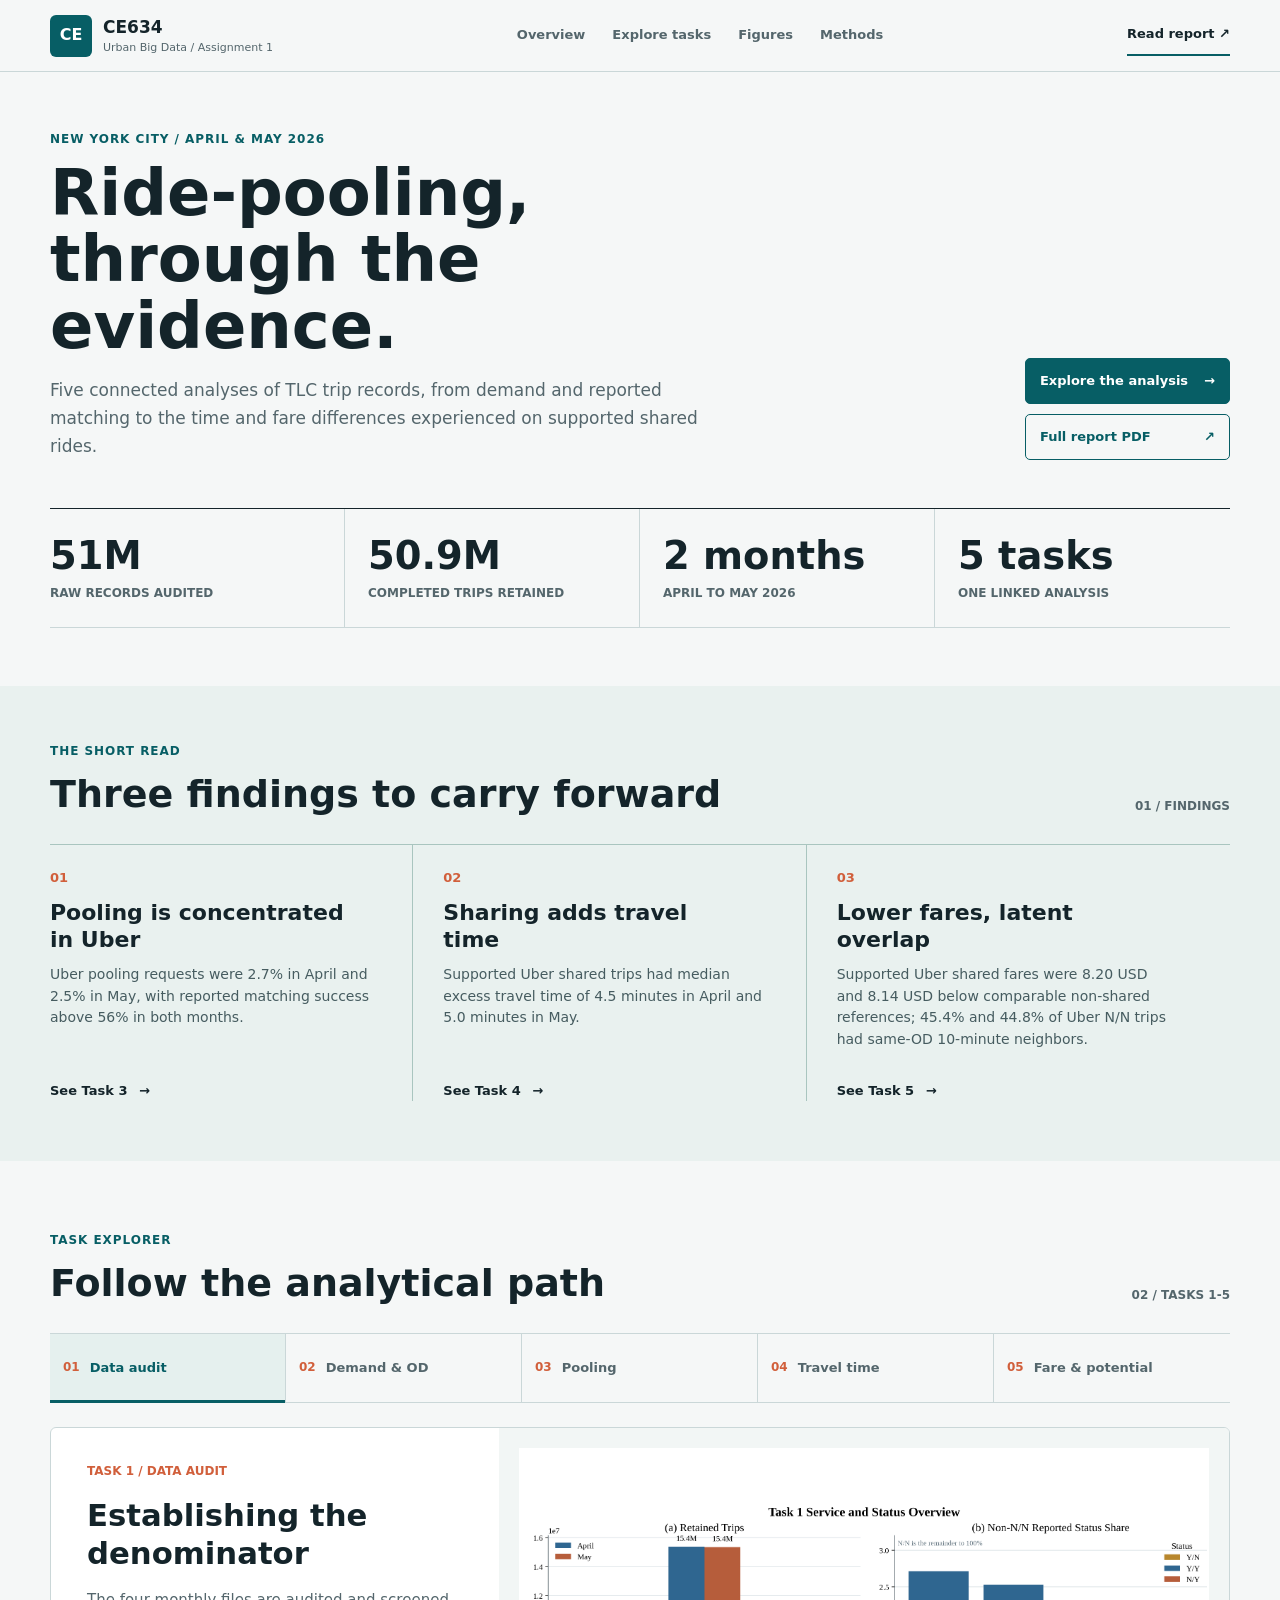
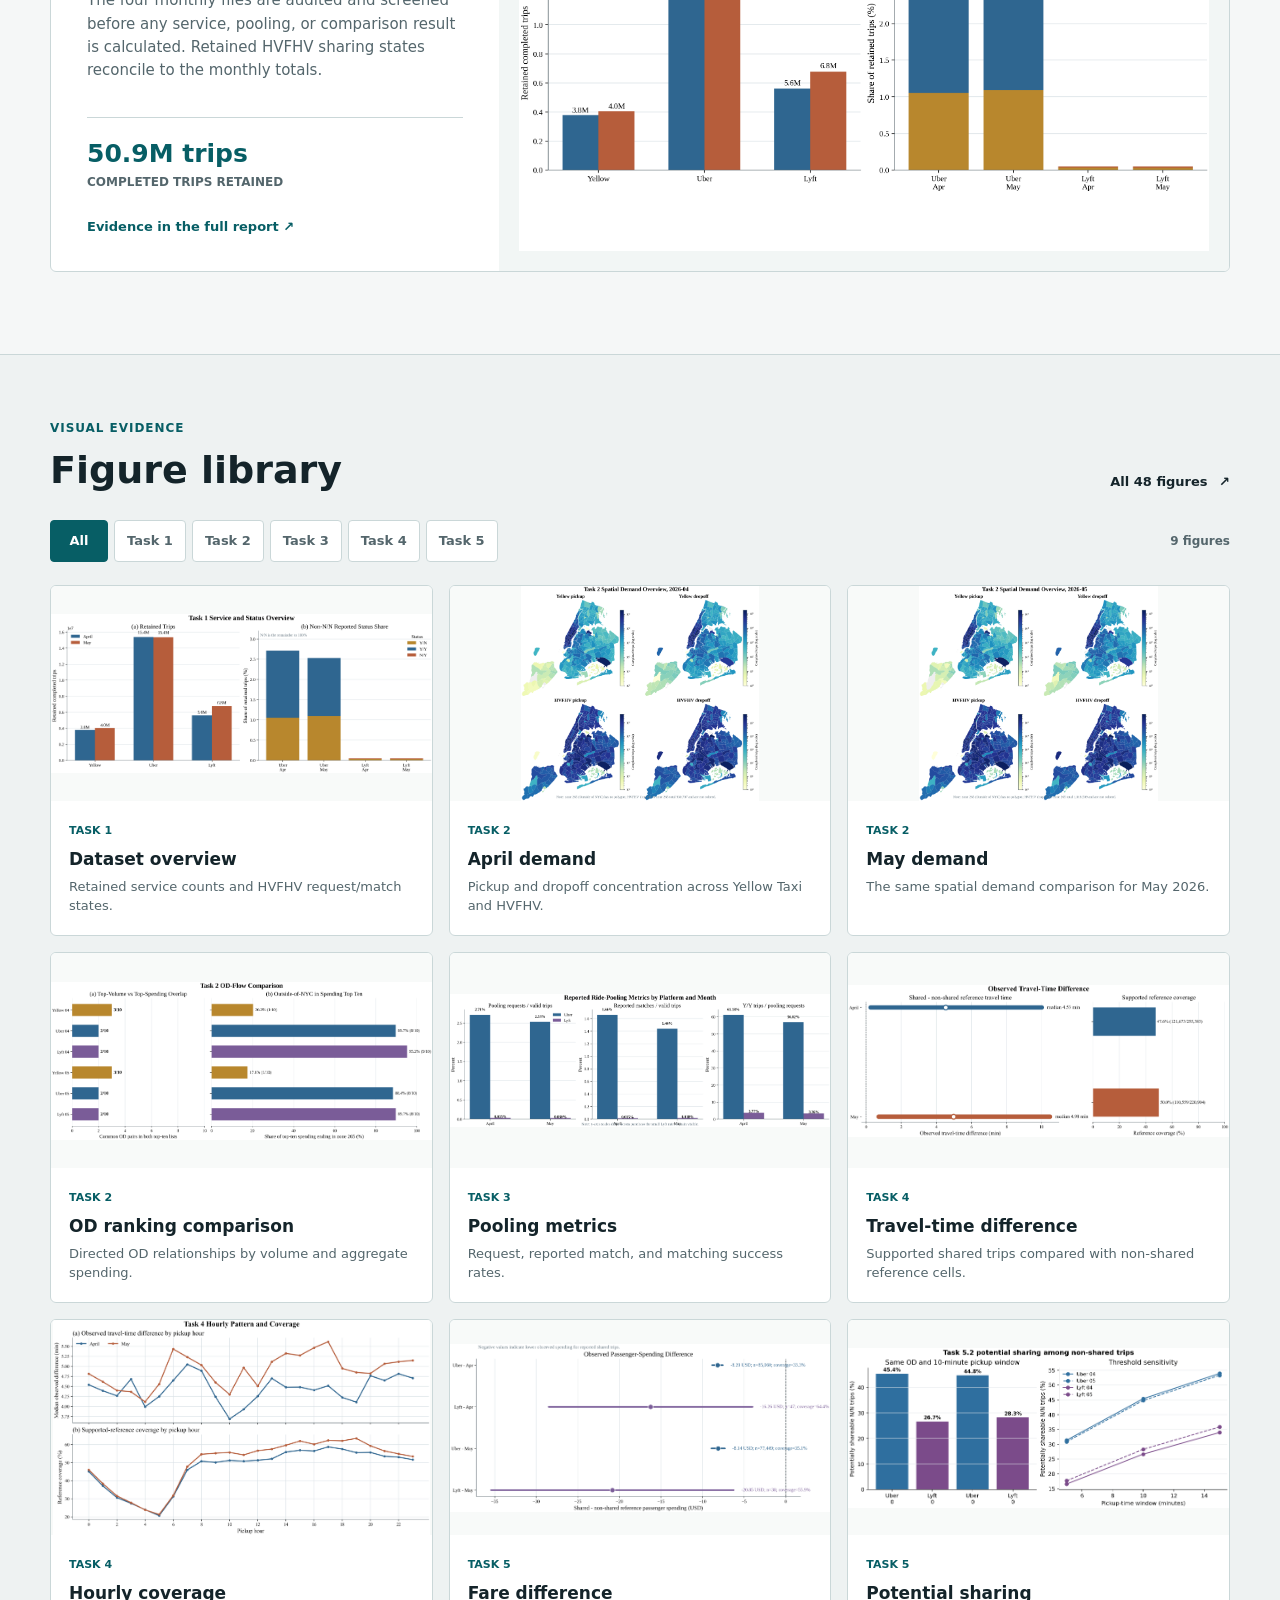
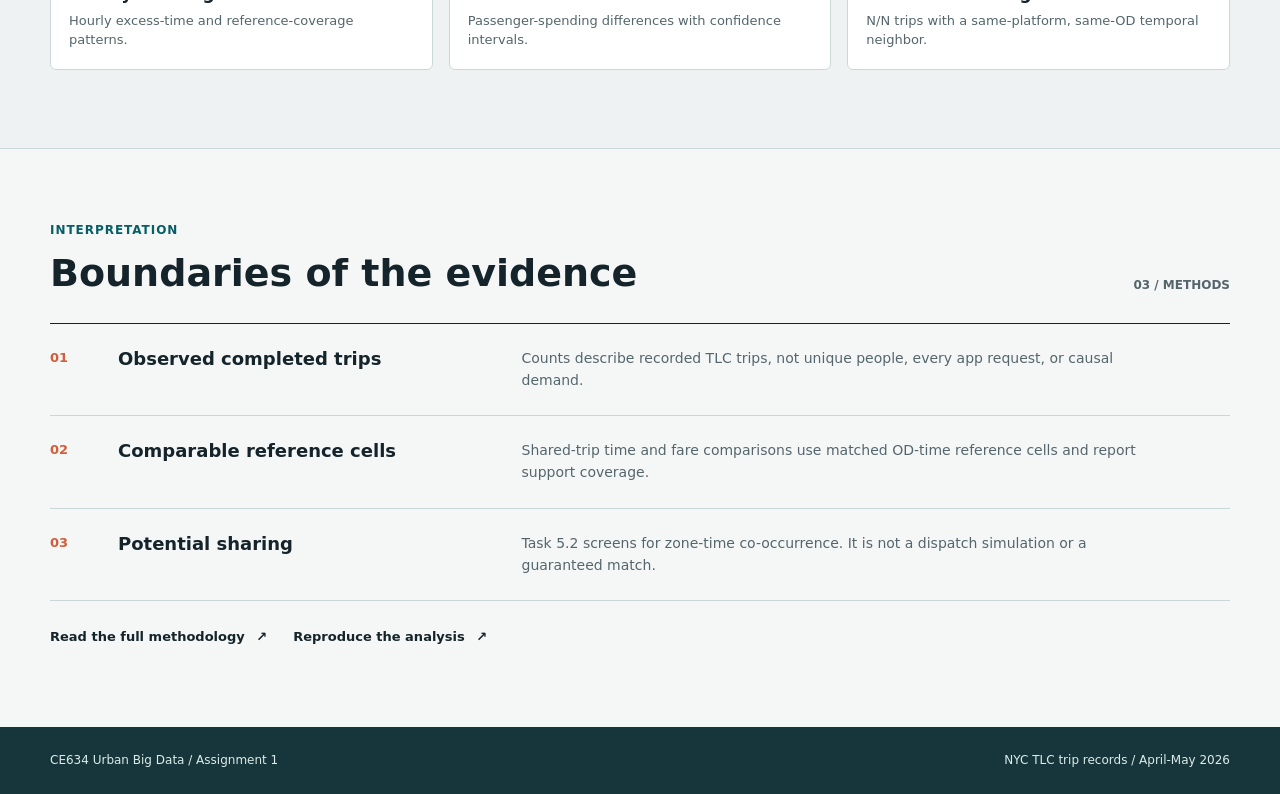
<file: index.html>
<!doctype html>
<html lang="en">
<head>
  <meta charset="utf-8">
  <meta name="viewport" content="width=device-width, initial-scale=1">
  <meta name="theme-color" content="#f5f7f7">
  <meta name="description" content="Explore five evidence-led analyses of New York City taxi and high-volume for-hire vehicle trips in April and May 2026.">
  <title>CE634 | NYC Ride-Pooling Evidence</title>
  <link rel="stylesheet" href="assets/site.css">
</head>
<body>
  <a class="skip-link" href="#main">Skip to content</a>
  <header class="topbar">
    <a class="brand" href="#overview" aria-label="CE634 overview">
      <span class="brand-mark" aria-hidden="true">CE</span>
      <span class="brand-text"><strong>CE634</strong><small>Urban Big Data / Assignment 1</small></span>
    </a>
    <nav class="nav" aria-label="Main navigation">
      <a href="#overview">Overview</a>
      <a href="#tasks">Explore tasks</a>
      <a href="#figures">Figures</a>
      <a href="#methods">Methods</a>
    </nav>
    <a class="report-link" href="main.pdf">Read report <span aria-hidden="true">&#8599;</span></a>
  </header>

  <main id="main">
    <section id="overview" class="overview section-wrap" aria-labelledby="page-title">
      <div class="overview-heading">
        <div>
          <p class="eyebrow">New York City / April &amp; May 2026</p>
          <h1 id="page-title">Ride-pooling, through the evidence.</h1>
          <p class="intro">Five connected analyses of TLC trip records, from demand and reported matching to the time and fare differences experienced on supported shared rides.</p>
        </div>
        <div class="overview-actions">
          <a class="button button-primary" href="#tasks">Explore the analysis <span aria-hidden="true">&#8594;</span></a>
          <a class="button button-outline" href="main.pdf">Full report PDF <span aria-hidden="true">&#8599;</span></a>
        </div>
      </div>
      <div class="metric-strip" aria-label="Dataset at a glance">
        <div class="metric-item"><strong data-kpi="rawRecords">51.0M</strong><span>raw records audited</span></div>
        <div class="metric-item"><strong data-kpi="retainedTrips">50.9M</strong><span>completed trips retained</span></div>
        <div class="metric-item"><strong>2 months</strong><span>April to May 2026</span></div>
        <div class="metric-item"><strong>5 tasks</strong><span>one linked analysis</span></div>
      </div>
    </section>

    <section class="readout" aria-labelledby="readout-title">
      <div class="section-wrap">
        <div class="section-heading"><div><p class="eyebrow">The short read</p><h2 id="readout-title">Three findings to carry forward</h2></div><span class="section-index">01 / Findings</span></div>
        <div class="finding-grid">
          <article class="finding"><span class="finding-index">01</span><h3>Pooling is concentrated in Uber</h3><p data-insight="task3">Uber has materially higher pooling request and reported match rates than Lyft in both months.</p><a href="#tasks" data-go-task="3">See Task 3 <span aria-hidden="true">&#8594;</span></a></article>
          <article class="finding"><span class="finding-index">02</span><h3>Sharing adds travel time</h3><p data-insight="task4">Supported Uber shared trips show median excess travel time of about 4.5 to 5.0 minutes.</p><a href="#tasks" data-go-task="4">See Task 4 <span aria-hidden="true">&#8594;</span></a></article>
          <article class="finding"><span class="finding-index">03</span><h3>Lower fares, latent overlap</h3><p data-insight="task5">Supported shared fares are lower than comparable non-shared fares; many non-shared trips have same-OD temporal neighbors.</p><a href="#tasks" data-go-task="5">See Task 5 <span aria-hidden="true">&#8594;</span></a></article>
        </div>
      </div>
    </section>

    <section id="tasks" class="explorer section-wrap" aria-labelledby="tasks-title">
      <div class="section-heading"><div><p class="eyebrow">Task explorer</p><h2 id="tasks-title">Follow the analytical path</h2></div><span class="section-index">02 / Tasks 1-5</span></div>
      <div class="task-tabs" role="tablist" aria-label="Choose assignment task" id="taskTabs"></div>
      <div class="task-detail" id="taskDetail" role="tabpanel" tabindex="0" aria-live="polite"></div>
    </section>

    <section id="figures" class="figures-band" aria-labelledby="figures-title">
      <div class="section-wrap">
        <div class="section-heading"><div><p class="eyebrow">Visual evidence</p><h2 id="figures-title">Figure library</h2></div><a class="text-link" href="visualizations/index.html">All 48 figures <span aria-hidden="true">&#8599;</span></a></div>
        <div class="figure-toolbar"><div class="segmented" role="group" aria-label="Filter figures by task" id="figureFilters"><button type="button" class="active" data-filter="all" aria-pressed="true">All</button><button type="button" data-filter="1" aria-pressed="false">Task 1</button><button type="button" data-filter="2" aria-pressed="false">Task 2</button><button type="button" data-filter="3" aria-pressed="false">Task 3</button><button type="button" data-filter="4" aria-pressed="false">Task 4</button><button type="button" data-filter="5" aria-pressed="false">Task 5</button></div><span id="figureCount" class="figure-count" aria-live="polite">9 figures</span></div>
        <div class="figure-grid" id="figureGrid"></div>
      </div>
    </section>

    <section id="methods" class="methods section-wrap" aria-labelledby="methods-title">
      <div class="section-heading"><div><p class="eyebrow">Interpretation</p><h2 id="methods-title">Boundaries of the evidence</h2></div><span class="section-index">03 / Methods</span></div>
      <div class="method-list"><div><span>01</span><h3>Observed completed trips</h3><p>Counts describe recorded TLC trips, not unique people, every app request, or causal demand.</p></div><div><span>02</span><h3>Comparable reference cells</h3><p>Shared-trip time and fare comparisons use matched OD-time reference cells and report support coverage.</p></div><div><span>03</span><h3>Potential sharing</h3><p>Task 5.2 screens for zone-time co-occurrence. It is not a dispatch simulation or a guaranteed match.</p></div></div>
      <div class="resource-row"><a href="main.pdf">Read the full methodology <span aria-hidden="true">&#8599;</span></a><a href="README.md">Reproduce the analysis <span aria-hidden="true">&#8599;</span></a></div>
    </section>
  </main>

  <footer><span>CE634 Urban Big Data / Assignment 1</span><span>NYC TLC trip records / April-May 2026</span></footer>
  <dialog id="figureDialog" class="figure-dialog" aria-labelledby="dialogTitle"><div class="dialog-head"><div><span id="dialogTask" class="dialog-task"></span><h2 id="dialogTitle"></h2></div><button type="button" id="closeDialog" class="icon-button" aria-label="Close figure">&times;</button></div><img id="dialogImage" alt=""><p id="dialogDescription"></p><a id="dialogOriginal" href="">Open original image <span aria-hidden="true">&#8599;</span></a></dialog>
  <script src="assets/site.js" defer></script>
</body>
</html>
</file>
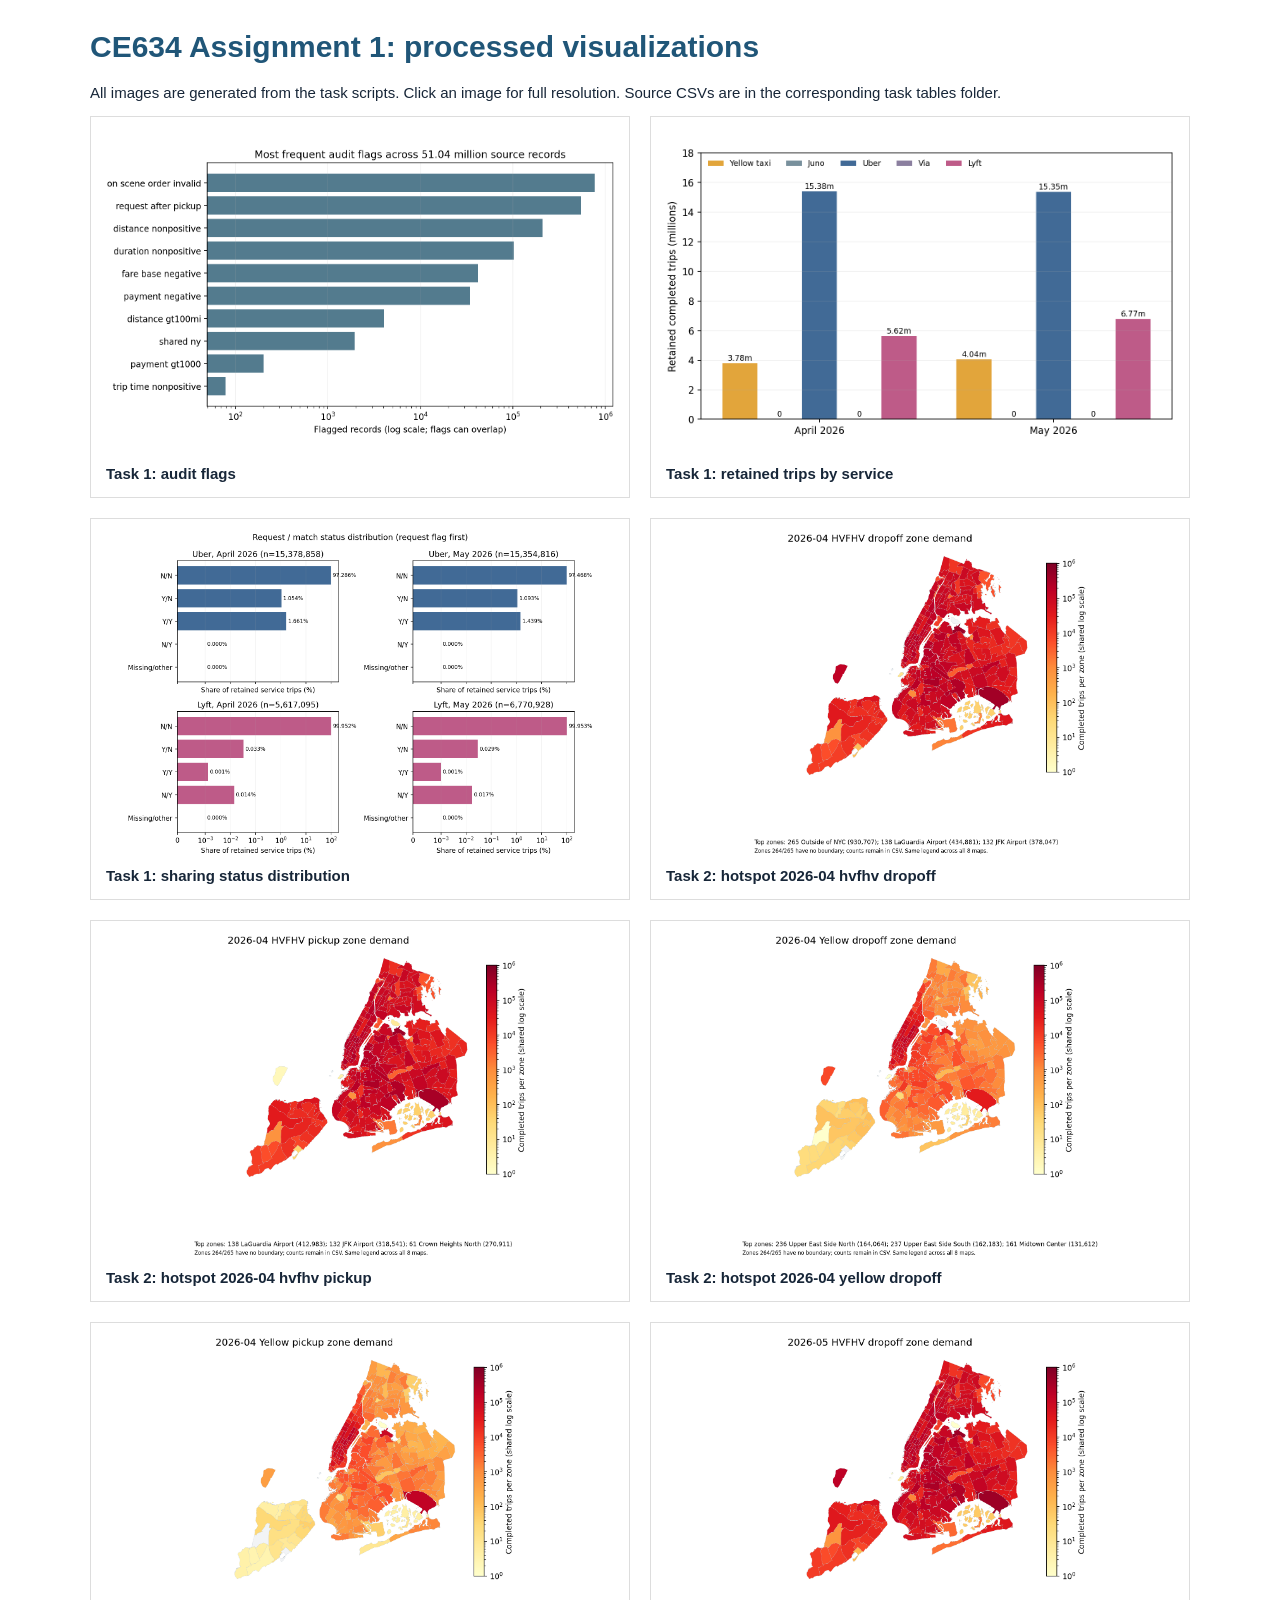
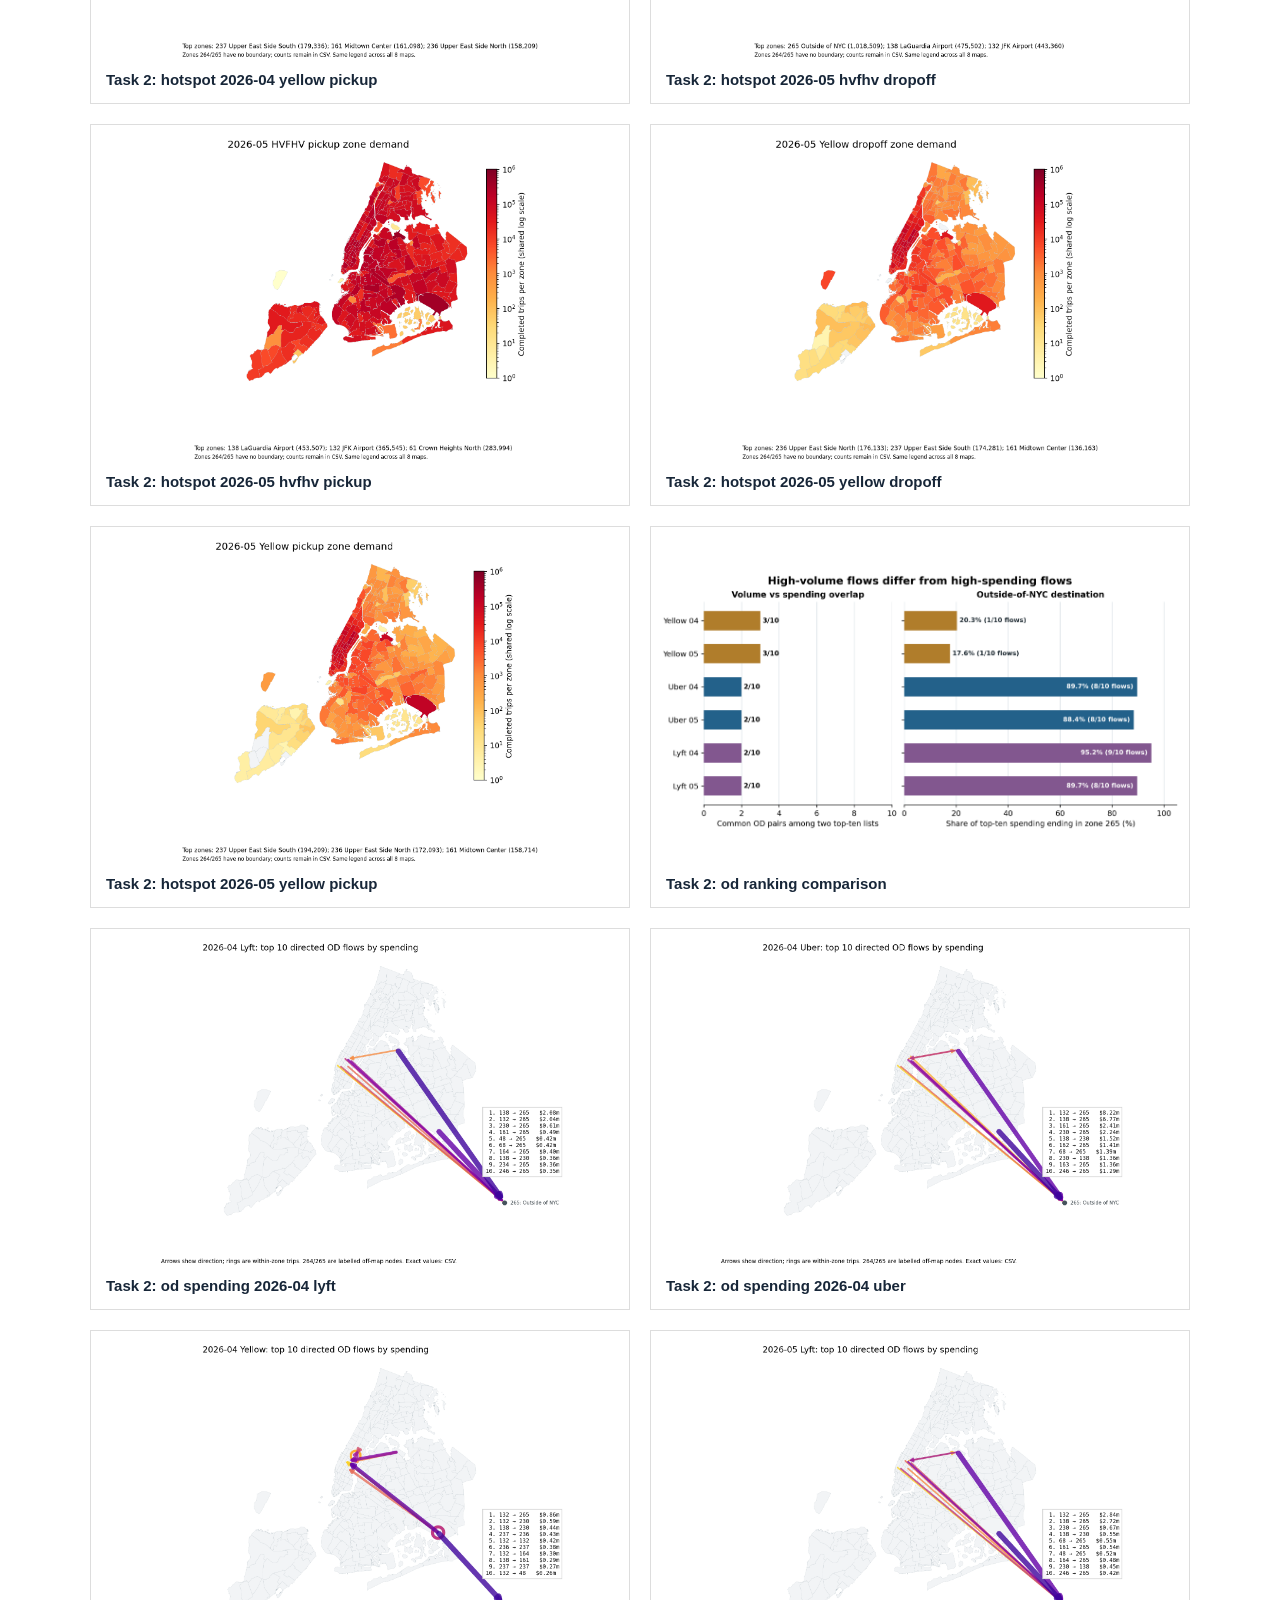
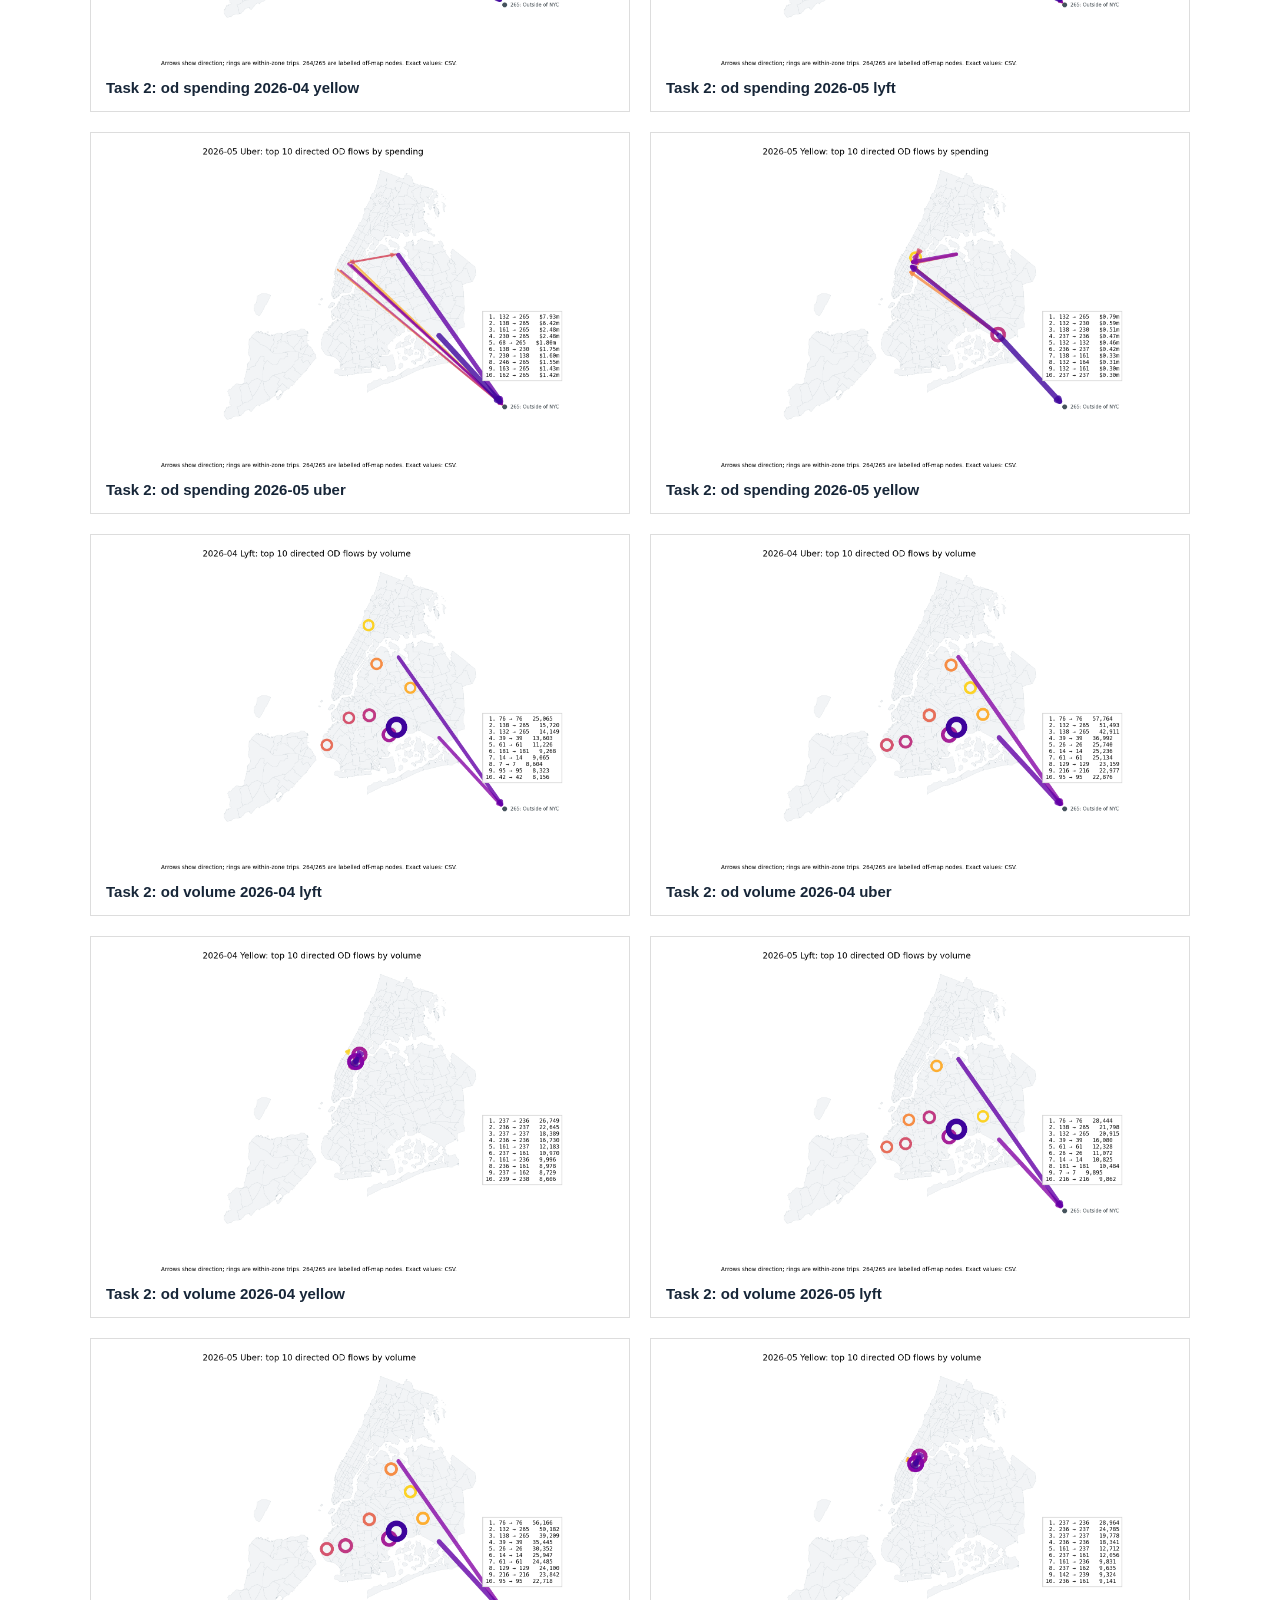
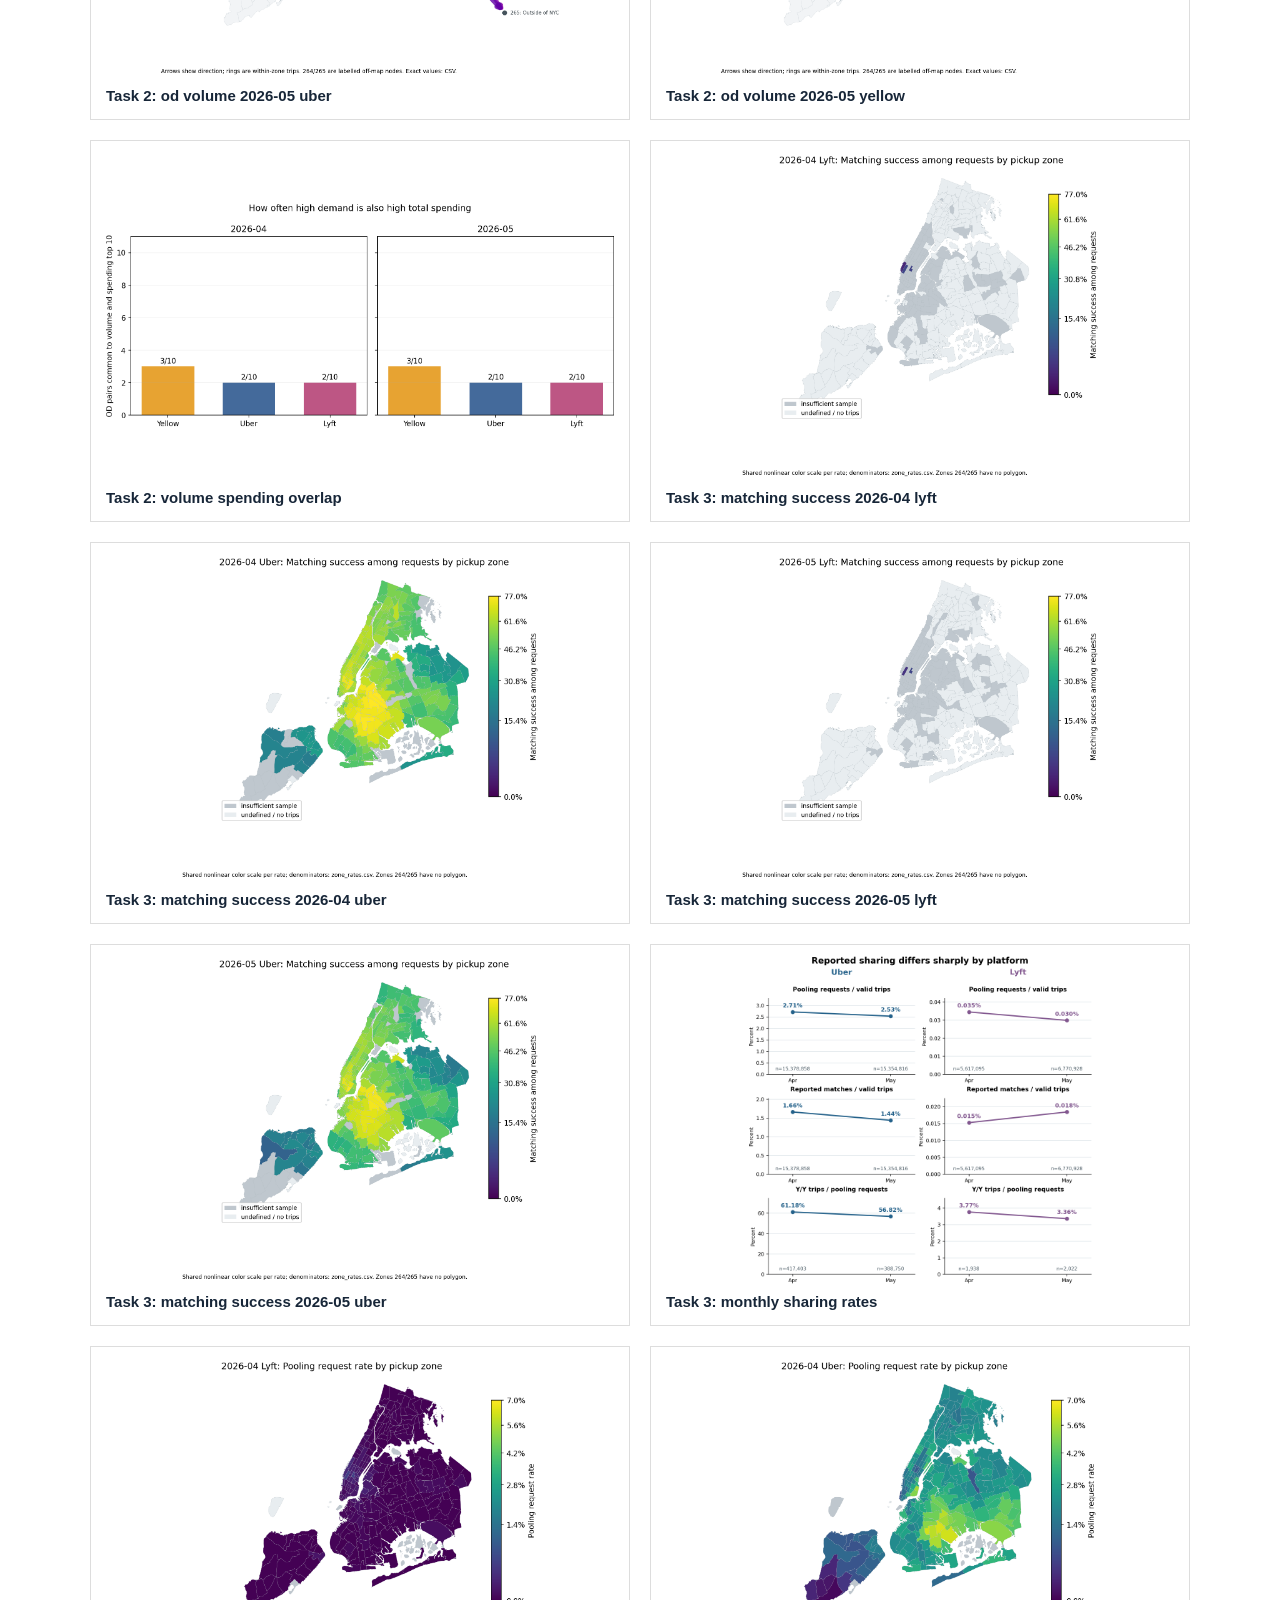
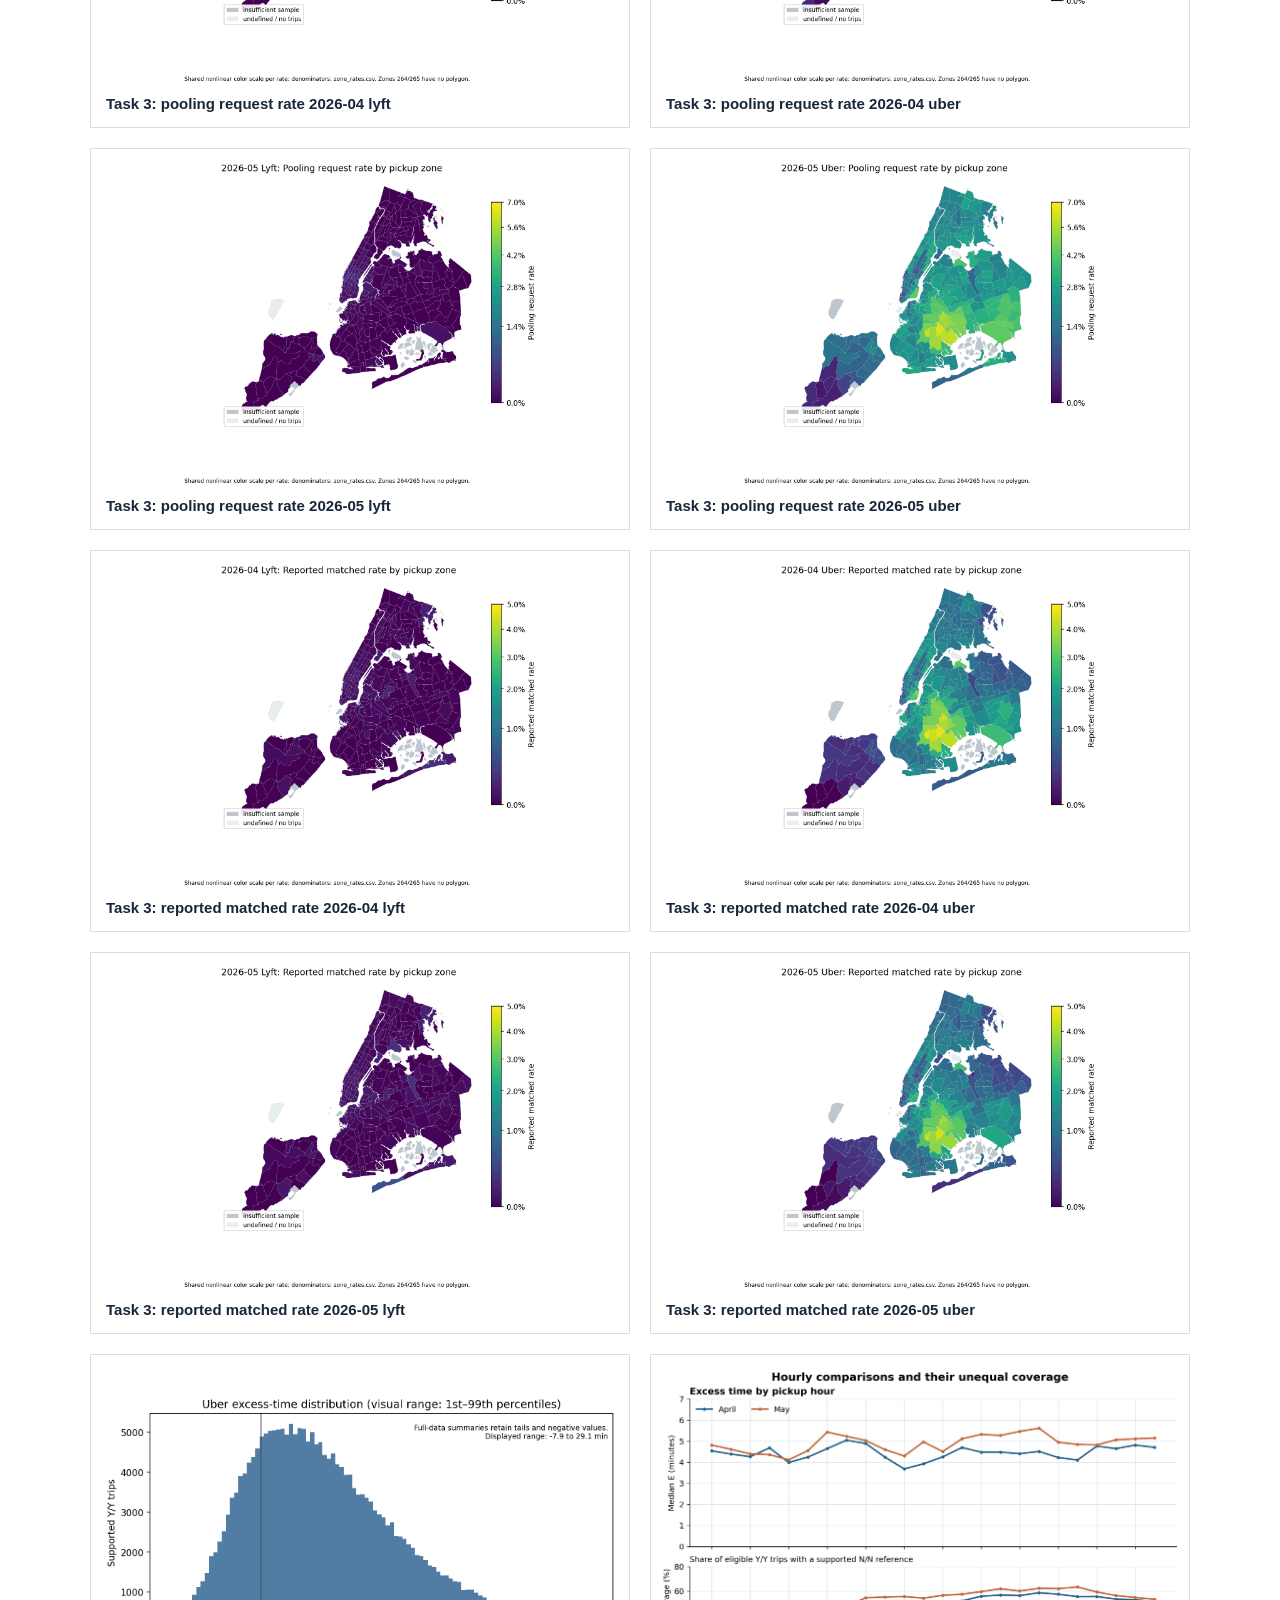
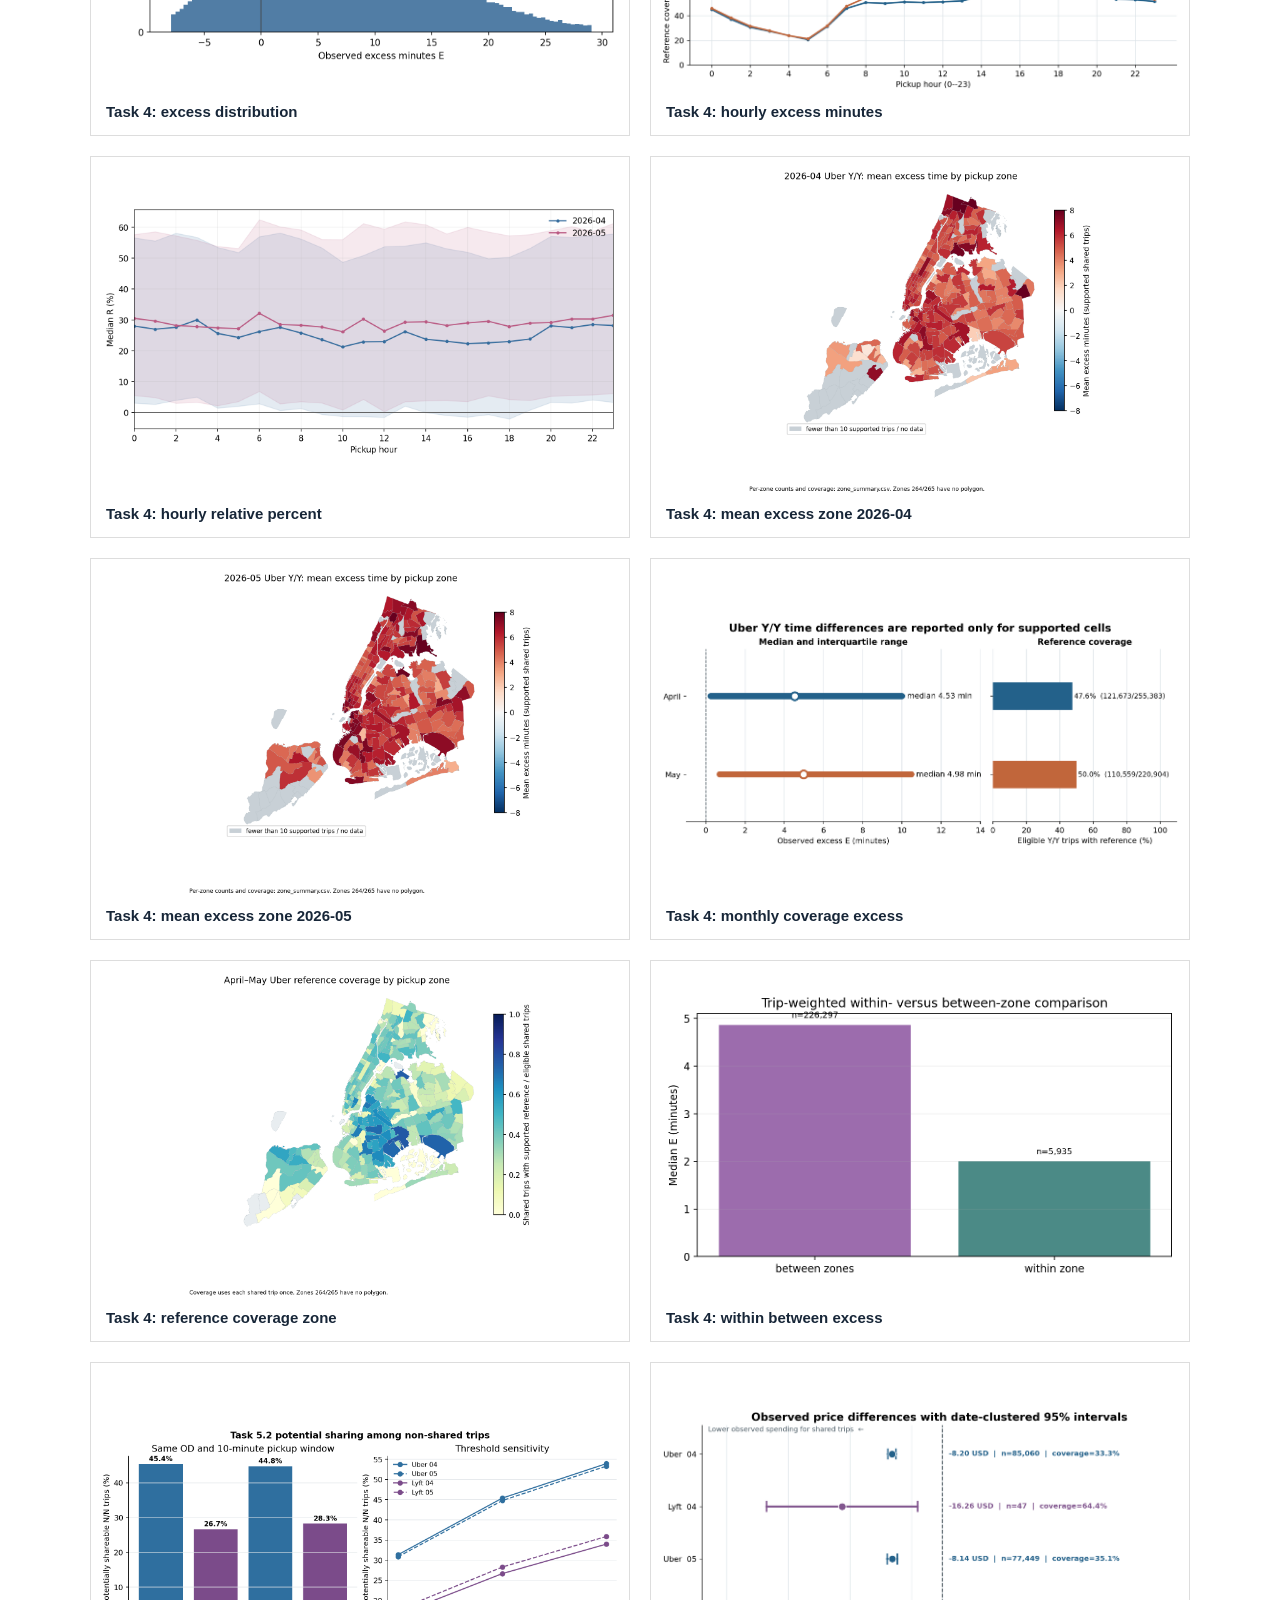
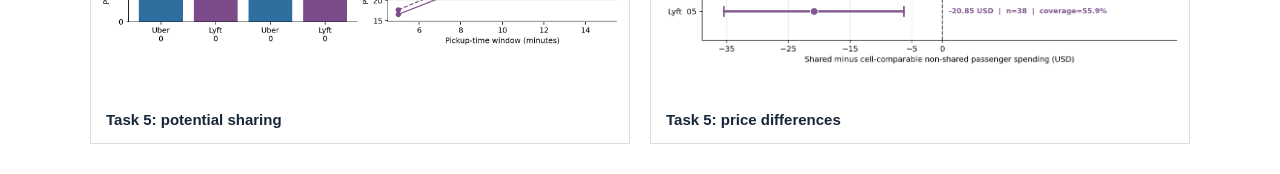
<file: visualizations/index.html>
<!doctype html>
<html lang="en">
<head>
<meta charset="utf-8">
<meta name="viewport" content="width=device-width,initial-scale=1">
<title>CE634 visualization gallery</title>
<style>body{font:15px Arial,sans-serif;max-width:1100px;margin:30px auto;color:#172638}h1{color:#205678}.grid{display:grid;grid-template-columns:repeat(2,minmax(0,1fr));gap:20px}figure{border:1px solid #ddd;padding:10px;margin:0}img{width:100%;height:330px;object-fit:contain}figcaption{padding:5px;font-weight:bold}@media(max-width:700px){.grid{grid-template-columns:1fr}}</style>
</head>
<body>
<h1>CE634 Assignment 1: processed visualizations</h1>
<p>All images are generated from the task scripts. Click an image for full resolution. Source CSVs are in the corresponding task tables folder.</p>
<div class="grid">
<figure><a href="../04_Results/Task_1/figures/audit_flags.png"><img loading="lazy" src="../04_Results/Task_1/figures/audit_flags.png" alt="Task 1: audit flags"></a><figcaption>Task 1: audit flags</figcaption></figure>
<figure><a href="../04_Results/Task_1/figures/retained_trips_by_service.png"><img loading="lazy" src="../04_Results/Task_1/figures/retained_trips_by_service.png" alt="Task 1: retained trips by service"></a><figcaption>Task 1: retained trips by service</figcaption></figure>
<figure><a href="../04_Results/Task_1/figures/sharing_status_distribution.png"><img loading="lazy" src="../04_Results/Task_1/figures/sharing_status_distribution.png" alt="Task 1: sharing status distribution"></a><figcaption>Task 1: sharing status distribution</figcaption></figure>
<figure><a href="../04_Results/Task_2/figures/hotspot_2026-04_hvfhv_dropoff.png"><img loading="lazy" src="../04_Results/Task_2/figures/hotspot_2026-04_hvfhv_dropoff.png" alt="Task 2: hotspot 2026-04 hvfhv dropoff"></a><figcaption>Task 2: hotspot 2026-04 hvfhv dropoff</figcaption></figure>
<figure><a href="../04_Results/Task_2/figures/hotspot_2026-04_hvfhv_pickup.png"><img loading="lazy" src="../04_Results/Task_2/figures/hotspot_2026-04_hvfhv_pickup.png" alt="Task 2: hotspot 2026-04 hvfhv pickup"></a><figcaption>Task 2: hotspot 2026-04 hvfhv pickup</figcaption></figure>
<figure><a href="../04_Results/Task_2/figures/hotspot_2026-04_yellow_dropoff.png"><img loading="lazy" src="../04_Results/Task_2/figures/hotspot_2026-04_yellow_dropoff.png" alt="Task 2: hotspot 2026-04 yellow dropoff"></a><figcaption>Task 2: hotspot 2026-04 yellow dropoff</figcaption></figure>
<figure><a href="../04_Results/Task_2/figures/hotspot_2026-04_yellow_pickup.png"><img loading="lazy" src="../04_Results/Task_2/figures/hotspot_2026-04_yellow_pickup.png" alt="Task 2: hotspot 2026-04 yellow pickup"></a><figcaption>Task 2: hotspot 2026-04 yellow pickup</figcaption></figure>
<figure><a href="../04_Results/Task_2/figures/hotspot_2026-05_hvfhv_dropoff.png"><img loading="lazy" src="../04_Results/Task_2/figures/hotspot_2026-05_hvfhv_dropoff.png" alt="Task 2: hotspot 2026-05 hvfhv dropoff"></a><figcaption>Task 2: hotspot 2026-05 hvfhv dropoff</figcaption></figure>
<figure><a href="../04_Results/Task_2/figures/hotspot_2026-05_hvfhv_pickup.png"><img loading="lazy" src="../04_Results/Task_2/figures/hotspot_2026-05_hvfhv_pickup.png" alt="Task 2: hotspot 2026-05 hvfhv pickup"></a><figcaption>Task 2: hotspot 2026-05 hvfhv pickup</figcaption></figure>
<figure><a href="../04_Results/Task_2/figures/hotspot_2026-05_yellow_dropoff.png"><img loading="lazy" src="../04_Results/Task_2/figures/hotspot_2026-05_yellow_dropoff.png" alt="Task 2: hotspot 2026-05 yellow dropoff"></a><figcaption>Task 2: hotspot 2026-05 yellow dropoff</figcaption></figure>
<figure><a href="../04_Results/Task_2/figures/hotspot_2026-05_yellow_pickup.png"><img loading="lazy" src="../04_Results/Task_2/figures/hotspot_2026-05_yellow_pickup.png" alt="Task 2: hotspot 2026-05 yellow pickup"></a><figcaption>Task 2: hotspot 2026-05 yellow pickup</figcaption></figure>
<figure><a href="../04_Results/Task_2/figures/od_ranking_comparison.png"><img loading="lazy" src="../04_Results/Task_2/figures/od_ranking_comparison.png" alt="Task 2: od ranking comparison"></a><figcaption>Task 2: od ranking comparison</figcaption></figure>
<figure><a href="../04_Results/Task_2/figures/od_spending_2026-04_lyft.png"><img loading="lazy" src="../04_Results/Task_2/figures/od_spending_2026-04_lyft.png" alt="Task 2: od spending 2026-04 lyft"></a><figcaption>Task 2: od spending 2026-04 lyft</figcaption></figure>
<figure><a href="../04_Results/Task_2/figures/od_spending_2026-04_uber.png"><img loading="lazy" src="../04_Results/Task_2/figures/od_spending_2026-04_uber.png" alt="Task 2: od spending 2026-04 uber"></a><figcaption>Task 2: od spending 2026-04 uber</figcaption></figure>
<figure><a href="../04_Results/Task_2/figures/od_spending_2026-04_yellow.png"><img loading="lazy" src="../04_Results/Task_2/figures/od_spending_2026-04_yellow.png" alt="Task 2: od spending 2026-04 yellow"></a><figcaption>Task 2: od spending 2026-04 yellow</figcaption></figure>
<figure><a href="../04_Results/Task_2/figures/od_spending_2026-05_lyft.png"><img loading="lazy" src="../04_Results/Task_2/figures/od_spending_2026-05_lyft.png" alt="Task 2: od spending 2026-05 lyft"></a><figcaption>Task 2: od spending 2026-05 lyft</figcaption></figure>
<figure><a href="../04_Results/Task_2/figures/od_spending_2026-05_uber.png"><img loading="lazy" src="../04_Results/Task_2/figures/od_spending_2026-05_uber.png" alt="Task 2: od spending 2026-05 uber"></a><figcaption>Task 2: od spending 2026-05 uber</figcaption></figure>
<figure><a href="../04_Results/Task_2/figures/od_spending_2026-05_yellow.png"><img loading="lazy" src="../04_Results/Task_2/figures/od_spending_2026-05_yellow.png" alt="Task 2: od spending 2026-05 yellow"></a><figcaption>Task 2: od spending 2026-05 yellow</figcaption></figure>
<figure><a href="../04_Results/Task_2/figures/od_volume_2026-04_lyft.png"><img loading="lazy" src="../04_Results/Task_2/figures/od_volume_2026-04_lyft.png" alt="Task 2: od volume 2026-04 lyft"></a><figcaption>Task 2: od volume 2026-04 lyft</figcaption></figure>
<figure><a href="../04_Results/Task_2/figures/od_volume_2026-04_uber.png"><img loading="lazy" src="../04_Results/Task_2/figures/od_volume_2026-04_uber.png" alt="Task 2: od volume 2026-04 uber"></a><figcaption>Task 2: od volume 2026-04 uber</figcaption></figure>
<figure><a href="../04_Results/Task_2/figures/od_volume_2026-04_yellow.png"><img loading="lazy" src="../04_Results/Task_2/figures/od_volume_2026-04_yellow.png" alt="Task 2: od volume 2026-04 yellow"></a><figcaption>Task 2: od volume 2026-04 yellow</figcaption></figure>
<figure><a href="../04_Results/Task_2/figures/od_volume_2026-05_lyft.png"><img loading="lazy" src="../04_Results/Task_2/figures/od_volume_2026-05_lyft.png" alt="Task 2: od volume 2026-05 lyft"></a><figcaption>Task 2: od volume 2026-05 lyft</figcaption></figure>
<figure><a href="../04_Results/Task_2/figures/od_volume_2026-05_uber.png"><img loading="lazy" src="../04_Results/Task_2/figures/od_volume_2026-05_uber.png" alt="Task 2: od volume 2026-05 uber"></a><figcaption>Task 2: od volume 2026-05 uber</figcaption></figure>
<figure><a href="../04_Results/Task_2/figures/od_volume_2026-05_yellow.png"><img loading="lazy" src="../04_Results/Task_2/figures/od_volume_2026-05_yellow.png" alt="Task 2: od volume 2026-05 yellow"></a><figcaption>Task 2: od volume 2026-05 yellow</figcaption></figure>
<figure><a href="../04_Results/Task_2/figures/volume_spending_overlap.png"><img loading="lazy" src="../04_Results/Task_2/figures/volume_spending_overlap.png" alt="Task 2: volume spending overlap"></a><figcaption>Task 2: volume spending overlap</figcaption></figure>
<figure><a href="../04_Results/Task_3/figures/matching_success_2026-04_lyft.png"><img loading="lazy" src="../04_Results/Task_3/figures/matching_success_2026-04_lyft.png" alt="Task 3: matching success 2026-04 lyft"></a><figcaption>Task 3: matching success 2026-04 lyft</figcaption></figure>
<figure><a href="../04_Results/Task_3/figures/matching_success_2026-04_uber.png"><img loading="lazy" src="../04_Results/Task_3/figures/matching_success_2026-04_uber.png" alt="Task 3: matching success 2026-04 uber"></a><figcaption>Task 3: matching success 2026-04 uber</figcaption></figure>
<figure><a href="../04_Results/Task_3/figures/matching_success_2026-05_lyft.png"><img loading="lazy" src="../04_Results/Task_3/figures/matching_success_2026-05_lyft.png" alt="Task 3: matching success 2026-05 lyft"></a><figcaption>Task 3: matching success 2026-05 lyft</figcaption></figure>
<figure><a href="../04_Results/Task_3/figures/matching_success_2026-05_uber.png"><img loading="lazy" src="../04_Results/Task_3/figures/matching_success_2026-05_uber.png" alt="Task 3: matching success 2026-05 uber"></a><figcaption>Task 3: matching success 2026-05 uber</figcaption></figure>
<figure><a href="../04_Results/Task_3/figures/monthly_sharing_rates.png"><img loading="lazy" src="../04_Results/Task_3/figures/monthly_sharing_rates.png" alt="Task 3: monthly sharing rates"></a><figcaption>Task 3: monthly sharing rates</figcaption></figure>
<figure><a href="../04_Results/Task_3/figures/pooling_request_rate_2026-04_lyft.png"><img loading="lazy" src="../04_Results/Task_3/figures/pooling_request_rate_2026-04_lyft.png" alt="Task 3: pooling request rate 2026-04 lyft"></a><figcaption>Task 3: pooling request rate 2026-04 lyft</figcaption></figure>
<figure><a href="../04_Results/Task_3/figures/pooling_request_rate_2026-04_uber.png"><img loading="lazy" src="../04_Results/Task_3/figures/pooling_request_rate_2026-04_uber.png" alt="Task 3: pooling request rate 2026-04 uber"></a><figcaption>Task 3: pooling request rate 2026-04 uber</figcaption></figure>
<figure><a href="../04_Results/Task_3/figures/pooling_request_rate_2026-05_lyft.png"><img loading="lazy" src="../04_Results/Task_3/figures/pooling_request_rate_2026-05_lyft.png" alt="Task 3: pooling request rate 2026-05 lyft"></a><figcaption>Task 3: pooling request rate 2026-05 lyft</figcaption></figure>
<figure><a href="../04_Results/Task_3/figures/pooling_request_rate_2026-05_uber.png"><img loading="lazy" src="../04_Results/Task_3/figures/pooling_request_rate_2026-05_uber.png" alt="Task 3: pooling request rate 2026-05 uber"></a><figcaption>Task 3: pooling request rate 2026-05 uber</figcaption></figure>
<figure><a href="../04_Results/Task_3/figures/reported_matched_rate_2026-04_lyft.png"><img loading="lazy" src="../04_Results/Task_3/figures/reported_matched_rate_2026-04_lyft.png" alt="Task 3: reported matched rate 2026-04 lyft"></a><figcaption>Task 3: reported matched rate 2026-04 lyft</figcaption></figure>
<figure><a href="../04_Results/Task_3/figures/reported_matched_rate_2026-04_uber.png"><img loading="lazy" src="../04_Results/Task_3/figures/reported_matched_rate_2026-04_uber.png" alt="Task 3: reported matched rate 2026-04 uber"></a><figcaption>Task 3: reported matched rate 2026-04 uber</figcaption></figure>
<figure><a href="../04_Results/Task_3/figures/reported_matched_rate_2026-05_lyft.png"><img loading="lazy" src="../04_Results/Task_3/figures/reported_matched_rate_2026-05_lyft.png" alt="Task 3: reported matched rate 2026-05 lyft"></a><figcaption>Task 3: reported matched rate 2026-05 lyft</figcaption></figure>
<figure><a href="../04_Results/Task_3/figures/reported_matched_rate_2026-05_uber.png"><img loading="lazy" src="../04_Results/Task_3/figures/reported_matched_rate_2026-05_uber.png" alt="Task 3: reported matched rate 2026-05 uber"></a><figcaption>Task 3: reported matched rate 2026-05 uber</figcaption></figure>
<figure><a href="../04_Results/Task_4/figures/excess_distribution.png"><img loading="lazy" src="../04_Results/Task_4/figures/excess_distribution.png" alt="Task 4: excess distribution"></a><figcaption>Task 4: excess distribution</figcaption></figure>
<figure><a href="../04_Results/Task_4/figures/hourly_excess_minutes.png"><img loading="lazy" src="../04_Results/Task_4/figures/hourly_excess_minutes.png" alt="Task 4: hourly excess minutes"></a><figcaption>Task 4: hourly excess minutes</figcaption></figure>
<figure><a href="../04_Results/Task_4/figures/hourly_relative_percent.png"><img loading="lazy" src="../04_Results/Task_4/figures/hourly_relative_percent.png" alt="Task 4: hourly relative percent"></a><figcaption>Task 4: hourly relative percent</figcaption></figure>
<figure><a href="../04_Results/Task_4/figures/mean_excess_zone_2026-04.png"><img loading="lazy" src="../04_Results/Task_4/figures/mean_excess_zone_2026-04.png" alt="Task 4: mean excess zone 2026-04"></a><figcaption>Task 4: mean excess zone 2026-04</figcaption></figure>
<figure><a href="../04_Results/Task_4/figures/mean_excess_zone_2026-05.png"><img loading="lazy" src="../04_Results/Task_4/figures/mean_excess_zone_2026-05.png" alt="Task 4: mean excess zone 2026-05"></a><figcaption>Task 4: mean excess zone 2026-05</figcaption></figure>
<figure><a href="../04_Results/Task_4/figures/monthly_coverage_excess.png"><img loading="lazy" src="../04_Results/Task_4/figures/monthly_coverage_excess.png" alt="Task 4: monthly coverage excess"></a><figcaption>Task 4: monthly coverage excess</figcaption></figure>
<figure><a href="../04_Results/Task_4/figures/reference_coverage_zone.png"><img loading="lazy" src="../04_Results/Task_4/figures/reference_coverage_zone.png" alt="Task 4: reference coverage zone"></a><figcaption>Task 4: reference coverage zone</figcaption></figure>
<figure><a href="../04_Results/Task_4/figures/within_between_excess.png"><img loading="lazy" src="../04_Results/Task_4/figures/within_between_excess.png" alt="Task 4: within between excess"></a><figcaption>Task 4: within between excess</figcaption></figure>
<figure><a href="../04_Results/Task_5/figures/potential_sharing.png"><img loading="lazy" src="../04_Results/Task_5/figures/potential_sharing.png" alt="Task 5: potential sharing"></a><figcaption>Task 5: potential sharing</figcaption></figure>
<figure><a href="../04_Results/Task_5/figures/price_differences.png"><img loading="lazy" src="../04_Results/Task_5/figures/price_differences.png" alt="Task 5: price differences"></a><figcaption>Task 5: price differences</figcaption></figure>
</div>
</body>
</html>
</file>
<file: assets/site.css>
:root{--ink:#14242a;--muted:#54666c;--line:#cad7d8;--bg:#f5f7f7;--paper:#fff;--teal:#075e65;--teal-dark:#03484e;--orange:#d15f3b;--gold:#b4812f;--soft:#e5f0ee;--dark:#17363b}
*{box-sizing:border-box}
html{scroll-behavior:smooth;scroll-padding-top:88px}
body{margin:0;background:var(--bg);color:var(--ink);font-family:Inter,ui-sans-serif,system-ui,-apple-system,BlinkMacSystemFont,"Segoe UI",Arial,sans-serif;font-size:16px;line-height:1.55}
button,a{font:inherit}a{color:inherit}button{cursor:pointer}img{max-width:100%}
:focus-visible{outline:3px solid var(--orange);outline-offset:3px}
.skip-link{position:fixed;top:-80px;left:16px;z-index:100;padding:10px 16px;background:#fff}.skip-link:focus{top:12px}
.section-wrap{width:min(1180px,calc(100% - 48px));margin-inline:auto}
.topbar{position:sticky;top:0;z-index:20;display:flex;align-items:center;gap:28px;min-height:72px;padding:10px max(24px,calc((100vw - 1180px)/2));border-bottom:1px solid var(--line);background:rgba(245,247,247,.96);backdrop-filter:blur(12px)}
.brand{display:flex;align-items:center;gap:11px;min-width:215px;text-decoration:none}.brand-mark{display:grid;place-items:center;width:42px;height:42px;border-radius:6px;color:#fff;background:var(--teal);font-weight:800}.brand-text strong,.brand-text small{display:block;line-height:1.2}.brand-text strong{font-size:17px}.brand-text small{margin-top:3px;color:var(--muted);font-size:11px}
.nav{display:flex;align-items:center;gap:27px;margin:auto}.nav a,.report-link{text-decoration:none;font-size:13px;font-weight:700;white-space:nowrap}.nav a{color:var(--muted)}.nav a:hover,.text-link:hover,.resource-row a:hover,.finding a:hover{color:var(--teal)}.report-link{padding:9px 0;border-bottom:2px solid var(--teal)}
.overview{padding-block:58px 0}.overview-heading{display:flex;align-items:end;justify-content:space-between;gap:38px;padding-bottom:48px}.overview-heading>div:first-child{max-width:760px}.eyebrow{margin:0 0 11px;color:var(--teal);font-size:12px;font-weight:800;text-transform:uppercase;letter-spacing:.08em}h1,h2,h3,p{margin-top:0}h1{max-width:750px;margin-bottom:17px;font-size:clamp(40px,5vw,68px);line-height:1.04;font-weight:760;letter-spacing:0}h2{margin-bottom:0;font-size:clamp(27px,3vw,38px);line-height:1.16;letter-spacing:0}h3{line-height:1.22;letter-spacing:0}.intro{max-width:690px;margin-bottom:0;color:var(--muted);font-size:17px;line-height:1.65}.overview-actions{display:flex;flex-direction:column;align-items:stretch;gap:10px;min-width:195px}.button{display:flex;align-items:center;justify-content:space-between;gap:16px;min-height:46px;padding:10px 14px;border:1px solid var(--teal);border-radius:5px;text-decoration:none;font-size:13px;font-weight:750;transition:background .2s,color .2s,transform .2s}.button:hover{transform:translateY(-2px)}.button-primary{background:var(--teal);color:#fff}.button-primary:hover{background:var(--teal-dark)}.button-outline{color:var(--teal);background:transparent}.button-outline:hover{background:var(--soft)}
.metric-strip{display:grid;grid-template-columns:repeat(4,minmax(0,1fr));border-top:1px solid var(--ink);border-bottom:1px solid var(--line)}.metric-item{display:flex;flex-direction:column;justify-content:center;min-height:118px;padding:18px 23px}.metric-item:first-child{padding-left:0}.metric-item:not(:last-child){border-right:1px solid var(--line)}.metric-item strong{font-size:clamp(28px,3vw,40px);line-height:1.15;font-weight:760;font-variant-numeric:tabular-nums}.metric-item span{margin-top:6px;color:var(--muted);font-size:12px;font-weight:700;text-transform:uppercase}
.readout{margin-top:58px;padding:56px 0 60px;background:#e9f1ef}.section-heading{display:flex;align-items:end;justify-content:space-between;gap:22px;margin-bottom:28px}.section-index{color:var(--muted);font-size:12px;font-weight:750;white-space:nowrap;text-transform:uppercase}.finding-grid{display:grid;grid-template-columns:repeat(3,minmax(0,1fr));border-top:1px solid #a9c5bf}.finding{display:flex;flex-direction:column;min-height:256px;padding:23px 30px 0 0}.finding:not(:last-child){margin-right:30px;border-right:1px solid #a9c5bf}.finding-index{color:var(--orange);font-size:13px;font-weight:800}.finding h3{max-width:300px;margin:12px 0 10px;font-size:22px}.finding p{max-width:340px;margin-bottom:20px;color:#465c60;font-size:14px}.finding a{margin-top:auto;text-decoration:none;font-size:13px;font-weight:750}.finding a span,.text-link span,.resource-row span{margin-left:7px}
.explorer{padding-block:70px 82px}.task-tabs{display:grid;grid-template-columns:repeat(5,minmax(0,1fr));border-top:1px solid var(--line);border-bottom:1px solid var(--line)}.task-tab{position:relative;display:flex;align-items:center;gap:10px;min-height:68px;padding:11px 13px;border:0;background:transparent;color:var(--muted);text-align:left;font-size:13px;font-weight:750;line-height:1.25;transition:color .2s,background .2s}.task-tab:not(:last-child){border-right:1px solid var(--line)}.task-tab:hover{background:#eaf1f0;color:var(--ink)}.task-tab[aria-selected="true"]{color:var(--teal);background:var(--soft)}.task-tab[aria-selected="true"]:after{position:absolute;right:0;bottom:-1px;left:0;height:3px;background:var(--teal);content:""}.task-tab span{color:var(--orange);font-size:12px;font-weight:850}
.task-detail{display:grid;grid-template-columns:minmax(280px,.76fr) minmax(0,1.24fr);min-height:445px;margin-top:24px;overflow:hidden;border:1px solid var(--line);border-radius:6px;background:var(--paper);animation:panel-in .38s cubic-bezier(.2,.75,.3,1) both}.task-copy{display:flex;flex-direction:column;padding:34px 36px}.task-kicker{margin-bottom:17px;color:var(--orange);font-size:12px;font-weight:800;text-transform:uppercase}.task-copy h3{max-width:400px;margin-bottom:17px;font-size:clamp(25px,2.4vw,34px)}.task-copy p{max-width:420px;color:var(--muted);font-size:15px}.task-evidence{margin-top:auto;padding-top:22px;border-top:1px solid var(--line)}.task-evidence strong{display:block;color:var(--teal);font-size:25px;line-height:1.15}.task-evidence span{display:block;margin-top:4px;color:var(--muted);font-size:12px;font-weight:700;text-transform:uppercase}.task-copy>a{margin-top:25px;text-decoration:none;color:var(--teal);font-size:13px;font-weight:800}.task-media{display:grid;place-items:center;min-width:0;padding:20px;background:#f2f6f5}.task-media button{display:grid;place-items:center;width:100%;height:100%;min-height:380px;padding:0;border:0;background:#fff;overflow:hidden}.task-media img{display:block;width:100%;max-height:405px;object-fit:contain;transition:transform .35s}.task-media button:hover img{transform:scale(1.035)}.task-media button:focus-visible{outline-offset:-4px}
.figures-band{padding-block:64px 78px;background:#eef2f2;border-top:1px solid var(--line);border-bottom:1px solid var(--line)}.text-link{align-self:end;text-decoration:none;font-size:13px;font-weight:800}.figure-toolbar{display:flex;align-items:center;justify-content:space-between;gap:18px;margin-bottom:23px}.segmented{display:flex;flex-wrap:wrap;gap:6px}.segmented button{min-width:58px;min-height:42px;padding:7px 12px;border:1px solid var(--line);border-radius:4px;background:#fff;color:var(--muted);font-size:13px;font-weight:750;transition:background .2s,color .2s,border-color .2s}.segmented button:hover{border-color:var(--teal);color:var(--teal)}.segmented button.active{background:var(--teal);border-color:var(--teal);color:#fff}.figure-count{color:var(--muted);font-size:12px;font-weight:700;white-space:nowrap}.figure-grid{display:grid;grid-template-columns:repeat(3,minmax(0,1fr));gap:16px}.figure-card{min-width:0;border:1px solid var(--line);border-radius:6px;background:#fff;overflow:hidden;animation:figure-in .38s ease both}.figure-card[hidden]{display:none}.figure-card button{display:block;width:100%;padding:0;border:0;background:#fff;text-align:left}.figure-card img{display:block;width:100%;height:215px;object-fit:contain;background:#f8faf9;transition:transform .3s}.figure-card button:hover img{transform:scale(1.04)}.figure-caption{padding:16px 18px 20px}.figure-caption span{color:var(--teal);font-size:11px;font-weight:800;text-transform:uppercase}.figure-caption h3{margin:7px 0;font-size:17px}.figure-caption p{margin:0;color:var(--muted);font-size:13px;line-height:1.48}
.methods{padding-block:72px 80px}.method-list{border-top:1px solid var(--ink)}.method-list>div{display:grid;grid-template-columns:46px minmax(190px,.7fr) minmax(0,1.3fr);gap:22px;align-items:start;padding:24px 0;border-bottom:1px solid var(--line)}.method-list span{color:var(--orange);font-size:13px;font-weight:800}.method-list h3{margin:0;font-size:18px}.method-list p{max-width:630px;margin:0;color:var(--muted);font-size:14px}.resource-row{display:flex;flex-wrap:wrap;gap:26px;margin-top:26px}.resource-row a{font-size:13px;font-weight:800;text-decoration:none}
footer{display:flex;justify-content:space-between;gap:20px;padding:24px max(24px,calc((100vw - 1180px)/2));background:var(--dark);color:#dcebe8;font-size:12px}
.figure-dialog{width:min(1100px,calc(100% - 32px));max-height:calc(100% - 32px);padding:22px;border:1px solid var(--line);border-radius:6px;background:#fff;box-shadow:0 24px 70px rgba(10,32,35,.3)}.figure-dialog::backdrop{background:rgba(10,27,30,.76);backdrop-filter:blur(4px)}.dialog-head{display:flex;align-items:start;justify-content:space-between;gap:16px}.dialog-head h2{font-size:23px}.dialog-task{color:var(--teal);font-size:11px;font-weight:800;text-transform:uppercase}.icon-button{display:grid;place-items:center;flex:none;width:44px;height:44px;border:1px solid var(--line);border-radius:4px;background:#fff;color:var(--ink);font-size:28px;line-height:1}.icon-button:hover{background:var(--soft)}.figure-dialog img{display:block;width:100%;max-height:65vh;margin:14px auto;object-fit:contain}.figure-dialog p{margin:0 0 7px;color:var(--muted);font-size:13px}.figure-dialog>a{color:var(--teal);font-size:13px;font-weight:800;text-decoration:none}
@keyframes panel-in{from{opacity:.35;transform:translateY(12px)}to{opacity:1;transform:translateY(0)}}@keyframes figure-in{from{opacity:.2;transform:translateY(8px)}to{opacity:1;transform:translateY(0)}}
@media(max-width:970px){.topbar{flex-wrap:wrap;gap:9px 20px}.nav{order:3;justify-content:center;width:100%;margin:0;padding-top:4px}.overview-heading{align-items:start}.overview-actions{min-width:185px}.task-tabs{grid-template-columns:repeat(5,minmax(0,1fr))}.task-tab{flex-direction:column;align-items:start;gap:2px}.figure-grid{grid-template-columns:repeat(2,minmax(0,1fr))}}
@media(max-width:700px){html{scroll-padding-top:116px}.section-wrap{width:calc(100% - 32px)}.topbar{padding:9px 16px}.brand{min-width:0}.brand-text small{font-size:10px}.report-link{margin-left:auto}.nav{justify-content:space-between;gap:12px;overflow-x:auto}.nav a{font-size:12px}.overview{padding-top:36px}.overview-heading{display:block;padding-bottom:32px}.overview-actions{flex-direction:row;flex-wrap:wrap;margin-top:26px}.button{min-width:170px}h1{font-size:clamp(35px,9vw,48px)}.intro{font-size:15px}.metric-strip{grid-template-columns:repeat(2,minmax(0,1fr))}.metric-item{min-height:95px;padding:14px!important}.metric-item:nth-child(2){border-right:0}.metric-item:nth-child(-n+2){border-bottom:1px solid var(--line)}.metric-item strong{font-size:27px}.metric-item span{font-size:10px}.readout{margin-top:40px;padding-block:42px}.section-heading{align-items:start}.section-index{display:none}.finding-grid{grid-template-columns:1fr}.finding{min-height:0;padding:19px 0}.finding:not(:last-child){margin:0;border-right:0;border-bottom:1px solid #a9c5bf}.finding h3{margin:6px 0;font-size:20px}.finding p{margin-bottom:13px}.explorer,.methods{padding-block:48px}.task-tabs{display:flex;overflow-x:auto}.task-tab{flex:0 0 118px;min-height:60px}.task-detail{grid-template-columns:1fr}.task-copy{padding:25px}.task-media{padding:12px}.task-media button{min-height:220px}.task-media img{max-height:330px}.figures-band{padding-block:47px}.figure-grid{grid-template-columns:1fr}.figure-card img{height:220px}.figure-toolbar{align-items:start;flex-direction:column}.method-list>div{grid-template-columns:34px 1fr;gap:6px 10px}.method-list p{grid-column:2}footer{flex-direction:column;padding:24px 16px}}
@media(max-width:420px){.brand-text small{max-width:135px}.overview-actions{display:grid}.button{width:100%}.figure-dialog{width:calc(100% - 16px);padding:14px}}
@media(prefers-reduced-motion:reduce){html{scroll-behavior:auto}*,*:before,*:after{animation-duration:.01ms!important;transition-duration:.01ms!important}}
</file>
